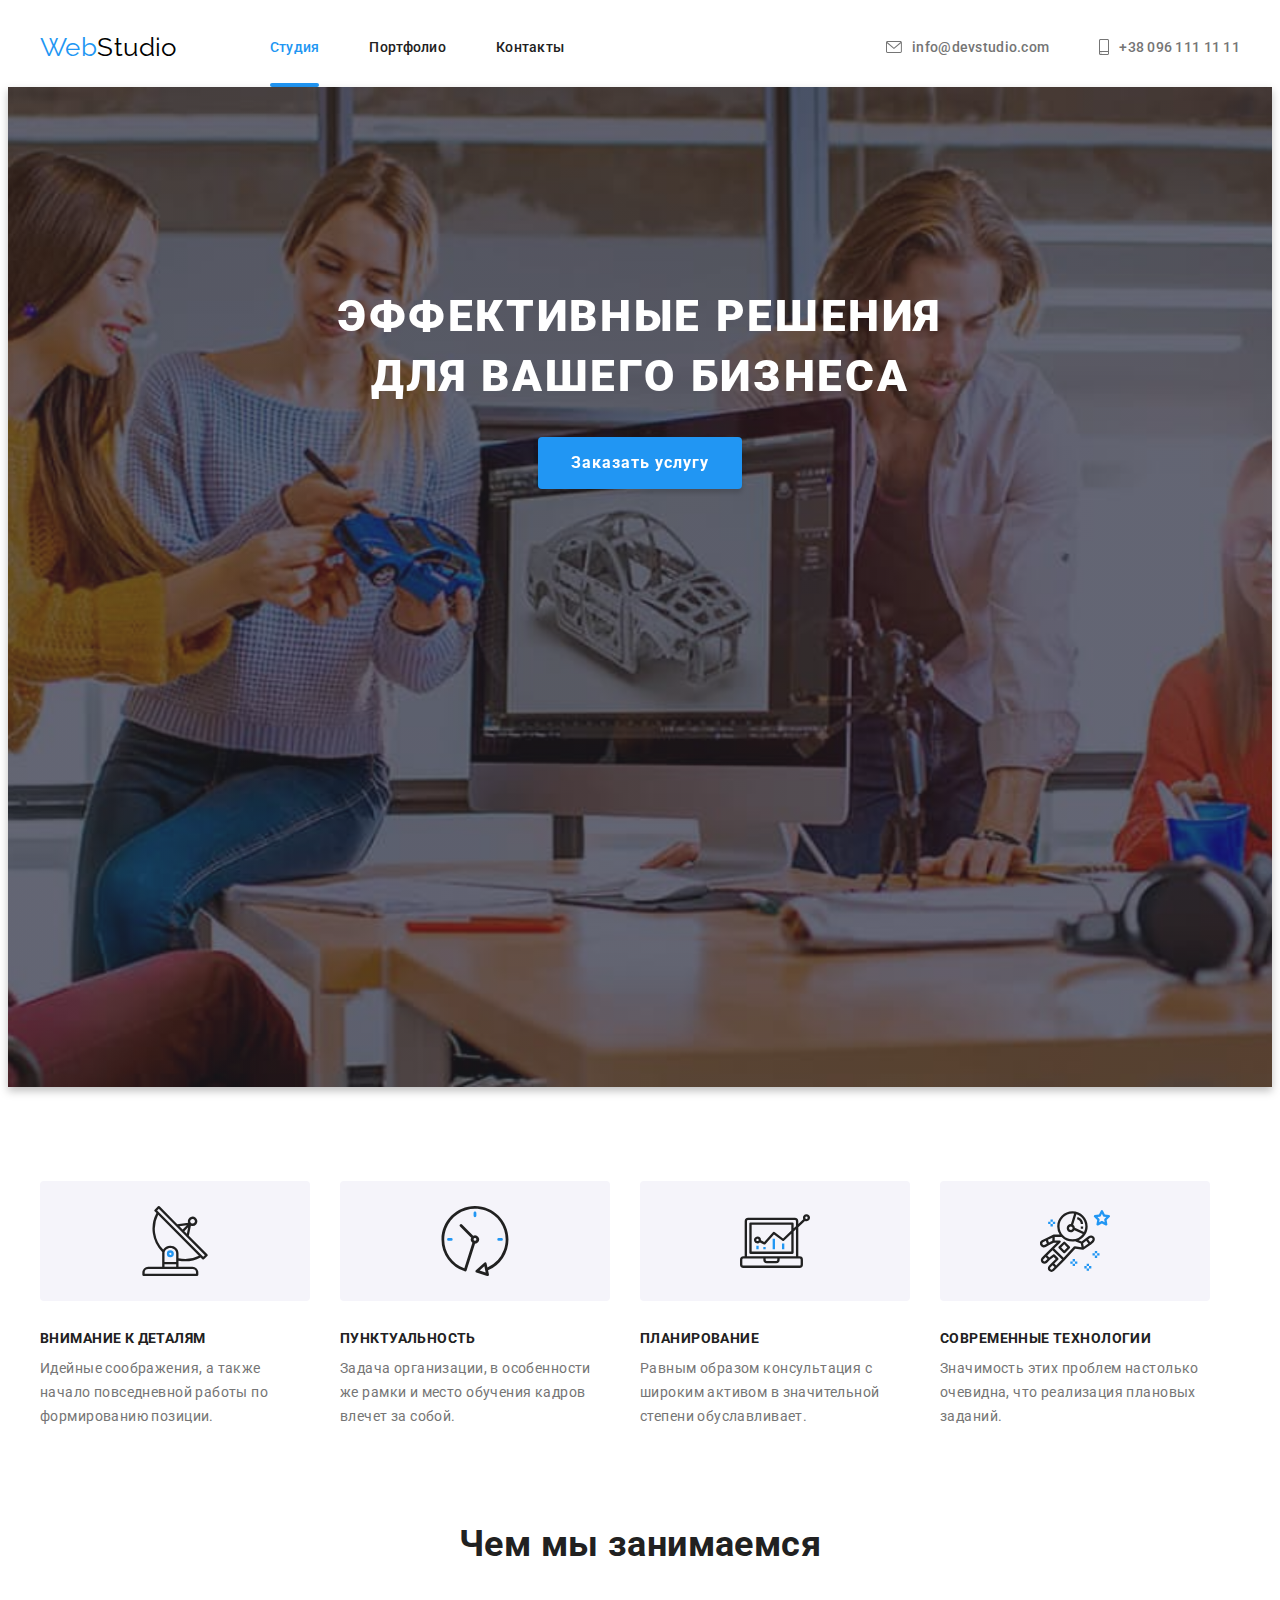
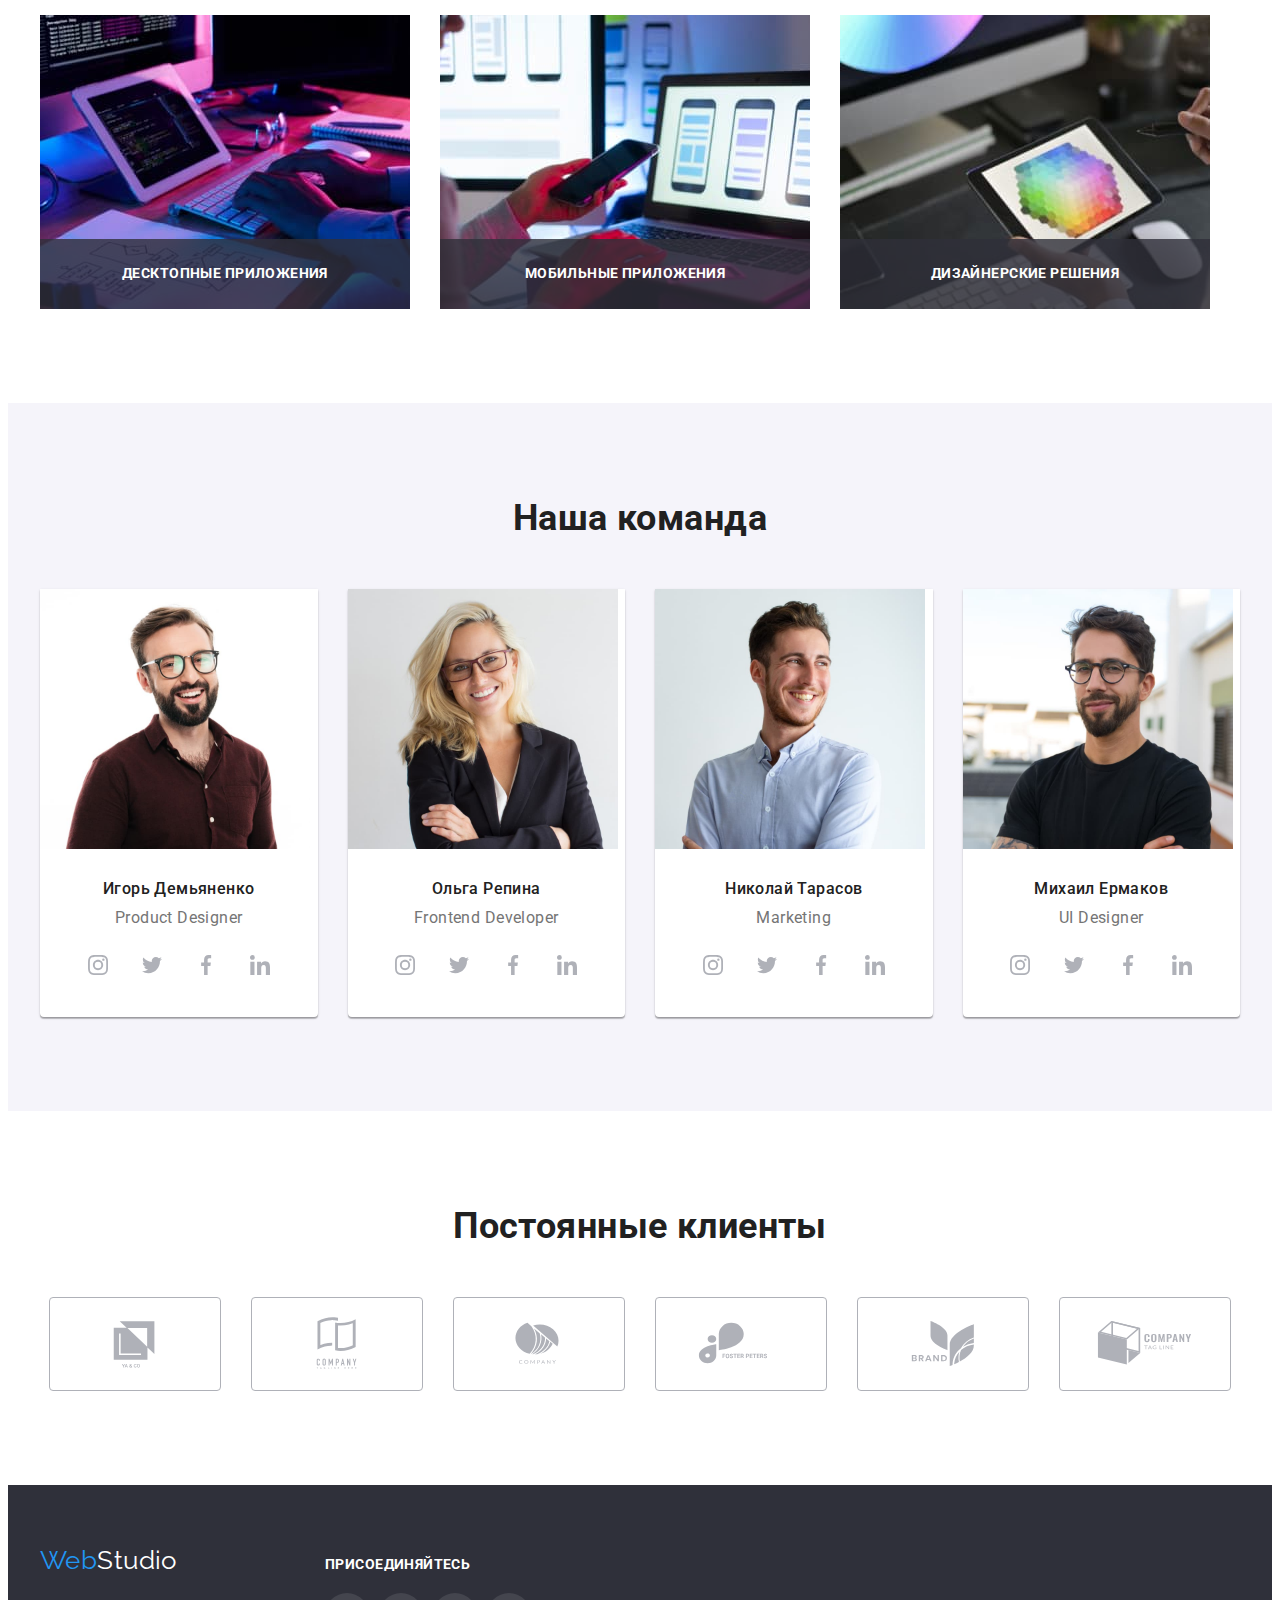
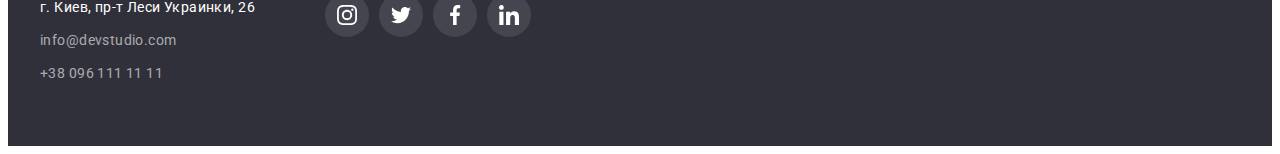
<file: index.html>
<!DOCTYPE html>
<html lang="ru">
  <head>
    <meta charset="UTF-8" />
    <meta http-equiv="X-UA-Compatible" content="IE=edge" />
    <meta name="viewport" content="width=device-width, initial-scale=1.0" />
    <title>WebStudio</title>
    <link rel="preconnect" href="https://fonts.googleapis.com" />
    <link rel="preconnect" href="https://fonts.gstatic.com" crossorigin />
    <link
      href="https://fonts.googleapis.com/css2?family=Raleway:wght@700&family=Roboto:wght@400;500;700;900&display=swap"
      rel="stylesheet"
    />
    <link
      rel="stylesheet"
      href="https://cdnjs.cloudflare.com/ajax/libs/modern-normalize/1.1.0/modern-normalize.min.css"
      integrity="sha512-wpPYUAdjBVSE4KJnH1VR1HeZfpl1ub8YT/NKx4PuQ5NmX2tKuGu6U/JRp5y+Y8XG2tV+wKQpNHVUX03MfMFn9Q=="
      crossorigin="anonymous"
      referrerpolicy="no-referrer"
    />
    <link rel="stylesheet" href="./css/styles.css" />
  </head>
  <body>
    <!-- Шапка -->
    <header class="header no-border">
      <div class="container main">
        <nav class="main-nav">
          <a href="./index.html" class="header-logo"><span class="logo-part">Web</span>Studio</a>
          <ul class="header-nav list">
            <li class="item"><a href="./index.html" class="link current">Студия</a></li>
            <li class="item"><a href="./portfolio.html" class="link">Портфолио</a></li>
            <li class="item"><a href="" class="link">Контакты</a></li>
          </ul>
        </nav>
        <ul class="header-contacts list">
          <li class="item">
            <a href="mailto:info@devstudio.com" class="link">
              <svg class="header-icon" width="16" height="12">
                <use href="./images/icons.svg#icon-envelope"></use></svg
              >info@devstudio.com</a
            >
          </li>
          <li class="item">
            <a href="tel:+380961111111" class="link"
              ><svg class="header-icon" width="10" height="16">
                <use href="./images/icons.svg#icon-smartphone"></use></svg
              >+38 096 111 11 11</a
            >
          </li>
        </ul>
      </div>
    </header>
    <main>
      <!-- Герой -->
      <section class="hero">
        <div class="container">
          <h1 class="hero-title">Эффективные решения для вашего бизнеса</h1>
          <button type="button" class="button-primary" data-modal-open>Заказать услугу</button>
        </div>
      </section>
      <!-- Преимущества -->
      <section class="section">
        <div class="container">
          <h2 class="visually-hidden">Преимущества</h2>
          <ul class="feature-list list">
            <li class="item">
              <div class="features-icon-box">
                <svg class="features-icon" width="70" height="70">
                  <use href="./images/icons.svg#icon-antenna"></use>
                </svg>
              </div>
              <h3 class="title">Внимание к деталям</h3>
              <p>
                Идейные соображения, а также начало повседневной работы по формированию позиции.
              </p>
            </li>
            <li class="item">
              <div class="features-icon-box">
                <svg class="features-icon" width="70" height="70">
                  <use href="./images/icons.svg#icon-clock"></use>
                </svg>
              </div>
              <h3 class="title">Пунктуальность</h3>
              <p>
                Задача организации, в особенности же рамки и место обучения кадров влечет за собой.
              </p>
            </li>
            <li class="item">
              <div class="features-icon-box">
                <svg class="features-icon" width="70" height="70">
                  <use href="./images/icons.svg#icon-diagram"></use>
                </svg>
              </div>
              <h3 class="title">Планирование</h3>
              <p>
                Равным образом консультация с широким активом в значительной степени обуславливает.
              </p>
            </li>
            <li class="item">
              <div class="features-icon-box">
                <svg class="features-icon" width="70" height="70">
                  <use href="./images/icons.svg#icon-astronaut"></use>
                </svg>
              </div>
              <h3 class="title">Современные технологии</h3>
              <p>Значимость этих проблем настолько очевидна, что реализация плановых заданий.</p>
            </li>
          </ul>
        </div>
      </section>
      <!-- Чем мы занимаемся -->
      <section class="section work">
        <div class="container">
          <h2 class="section-title">Чем мы занимаемся</h2>
          <ul class="work-list list">
            <li class="item">
              <div class="work-desc">
                <img src="./images/img1.jpg" alt="вёрстка" width="370" />
                <p class="work-desc-text">Десктопные приложения</p>
              </div>
            </li>
            <li class="item">
              <div class="work-desc">
                <img src="./images/img2.jpg" alt="дизайн" width="370" />
                <p class="work-desc-text">Мобильные приложения</p>
              </div>
            </li>
            <li class="item">
              <div class="work-desc">
                <img src="./images/img3.jpg" alt="внешнее оформление" width="370" />
                <p class="work-desc-text">Дизайнерские решения</p>
              </div>
            </li>
          </ul>
        </div>
      </section>
      <!-- Наша команда -->
      <section class="section team">
        <div class="container">
          <h2 class="section-title">Наша команда</h2>
          <ul class="team-list list">
            <li class="item">
              <img src="./images/photo1.jpg" alt="Игорь Демьяненко" width="270" />
              <div class="employee">
                <h3 class="title">Игорь Демьяненко</h3>
                <p>Product Designer</p>
                <ul class="sn-list list">
                  <li>
                    <a href="#" class="sn-link"
                      ><svg class="team-icon" width="20" height="20">
                        <use href="./images/icons.svg#icon-instagram"></use></svg
                    ></a>
                  </li>
                  <li>
                    <a href="#" class="sn-link"
                      ><svg class="team-icon" width="20" height="20">
                        <use href="./images/icons.svg#icon-twitter"></use></svg
                    ></a>
                  </li>
                  <li>
                    <a href="#" class="sn-link"
                      ><svg class="team-icon" width="20" height="20">
                        <use href="./images/icons.svg#icon-facebook"></use></svg
                    ></a>
                  </li>
                  <li>
                    <a href="#" class="sn-link"
                      ><svg class="team-icon" width="20" height="20">
                        <use href="./images/icons.svg#icon-linkedin"></use></svg
                    ></a>
                  </li>
                </ul>
              </div>
            </li>
            <li class="item">
              <img src="./images/photo2.jpg" alt="Ольга Репина" width="270" />
              <div class="employee">
                <h3 class="title">Ольга Репина</h3>
                <p>Frontend Developer</p>
                <ul class="sn-list list">
                  <li>
                    <a href="#" class="sn-link"
                      ><svg class="team-icon" width="20" height="20">
                        <use href="./images/icons.svg#icon-instagram"></use></svg
                    ></a>
                  </li>
                  <li>
                    <a href="#" class="sn-link"
                      ><svg class="team-icon" width="20" height="20">
                        <use href="./images/icons.svg#icon-twitter"></use></svg
                    ></a>
                  </li>
                  <li>
                    <a href="#" class="sn-link"
                      ><svg class="team-icon" width="20" height="20">
                        <use href="./images/icons.svg#icon-facebook"></use></svg
                    ></a>
                  </li>
                  <li>
                    <a href="#" class="sn-link"
                      ><svg class="team-icon" width="20" height="20">
                        <use href="./images/icons.svg#icon-linkedin"></use></svg
                    ></a>
                  </li>
                </ul>
              </div>
            </li>
            <li class="item">
              <img src="./images/photo3.jpg" alt="Николай Тарасов" width="270" />
              <div class="employee">
                <h3 class="title">Николай Тарасов</h3>
                <p>Marketing</p>
                <ul class="sn-list list">
                  <li>
                    <a href="#" class="sn-link"
                      ><svg class="team-icon" width="20" height="20">
                        <use href="./images/icons.svg#icon-instagram"></use></svg
                    ></a>
                  </li>
                  <li>
                    <a href="#" class="sn-link"
                      ><svg class="team-icon" width="20" height="20">
                        <use href="./images/icons.svg#icon-twitter"></use></svg
                    ></a>
                  </li>
                  <li>
                    <a href="#" class="sn-link"
                      ><svg class="team-icon" width="20" height="20">
                        <use href="./images/icons.svg#icon-facebook"></use></svg
                    ></a>
                  </li>
                  <li>
                    <a href="#" class="sn-link"
                      ><svg class="team-icon" width="20" height="20">
                        <use href="./images/icons.svg#icon-linkedin"></use></svg
                    ></a>
                  </li>
                </ul>
              </div>
            </li>
            <li class="item">
              <img src="./images/photo4.jpg" alt="Михаил Ермаков" width="270" />
              <div class="employee">
                <h3 class="title">Михаил Ермаков</h3>
                <p>UI Designer</p>
                <ul class="sn-list list">
                  <li>
                    <a href="#" class="sn-link"
                      ><svg class="team-icon" width="20" height="20">
                        <use href="./images/icons.svg#icon-instagram"></use></svg
                    ></a>
                  </li>
                  <li>
                    <a href="#" class="sn-link"
                      ><svg class="team-icon" width="20" height="20">
                        <use href="./images/icons.svg#icon-twitter"></use></svg
                    ></a>
                  </li>
                  <li>
                    <a href="#" class="sn-link"
                      ><svg class="team-icon" width="20" height="20">
                        <use href="./images/icons.svg#icon-facebook"></use></svg
                    ></a>
                  </li>
                  <li>
                    <a href="#" class="sn-link"
                      ><svg class="team-icon" width="20" height="20">
                        <use href="./images/icons.svg#icon-linkedin"></use></svg
                    ></a>
                  </li>
                </ul>
              </div>
            </li>
          </ul>
        </div>
      </section>
      <section class="section">
        <div class="container">
          <h2 class="section-title">Постоянные клиенты</h2>
          <ul class="clients-list list">
            <li class="clients-list-item">
              <a href="#" class="clients-link"
                ><svg class="clients-icon" width="106" height="60">
                  <use href="./images/icons.svg#icon-client1"></use></svg
              ></a>
            </li>
            <li class="clients-list-item">
              <a href="#" class="clients-link"
                ><svg class="clients-icon" width="106" height="60">
                  <use href="./images/icons.svg#icon-client2"></use></svg
              ></a>
            </li>
            <li class="clients-list-item">
              <a href="#" class="clients-link"
                ><svg class="clients-icon" width="106" height="60">
                  <use href="./images/icons.svg#icon-client3"></use></svg
              ></a>
            </li>
            <li class="clients-list-item">
              <a href="#" class="clients-link"
                ><svg class="clients-icon" width="106" height="60">
                  <use href="./images/icons.svg#icon-client4"></use></svg
              ></a>
            </li>
            <li class="clients-list-item">
              <a href="#" class="clients-link"
                ><svg class="clients-icon" width="106" height="60">
                  <use href="./images/icons.svg#icon-client5"></use></svg
              ></a>
            </li>
            <li class="clients-list-item">
              <a href="#" class="clients-link"
                ><svg class="clients-icon" width="106" height="60">
                  <use href="./images/icons.svg#icon-client6"></use></svg
              ></a>
            </li>
          </ul>
        </div>
      </section>
    </main>
    <!-- Подвал -->
    <footer class="footer">
      <div class="container footer-full">
        <div>
          <a href="./index.html" class="footer-logo"><span class="logo-part">Web</span>Studio</a>
          <address class="address">
            <ul class="list">
              <li class="item">
                <a
                  href="https://goo.gl/maps/SSPjzbEgwxRzzAgQ6"
                  target="_blank"
                  rel="noopener noreferrer nofollow"
                  class="address-map"
                  >г. Киев, пр-т Леси Украинки, 26</a
                >
              </li>
              <li class="item">
                <a href="mailto:info@devstudio.com" class="footer-contacts">info@devstudio.com</a>
              </li>
              <li class="item">
                <a href="tel:+380961111111" class="footer-contacts">+38 096 111 11 11</a>
              </li>
            </ul>
          </address>
        </div>

        <div class="join">
          <b class="join-title">Присоединяйтесь</b>
          <ul class="join-list list">
            <li>
              <a href="#" class="join-link"
                ><svg class="join-icon" width="20" height="20">
                  <use href="./images/icons.svg#icon-instagram"></use></svg
              ></a>
            </li>
            <li>
              <a href="#" class="join-link"
                ><svg class="join-icon" width="20" height="20">
                  <use href="./images/icons.svg#icon-twitter"></use></svg
              ></a>
            </li>
            <li>
              <a href="#" class="join-link"
                ><svg class="join-icon" width="20" height="20">
                  <use href="./images/icons.svg#icon-facebook"></use></svg
              ></a>
            </li>
            <li>
              <a href="#" class="join-link"
                ><svg class="join-icon" width="20" height="20">
                  <use href="./images/icons.svg#icon-linkedin"></use></svg
              ></a>
            </li>
          </ul>
        </div>
      </div>
    </footer>
    <div class="backdrop is-hidden" data-modal>
      <div class="modal">
        <button type="button" class="modal-close" data-modal-close><svg width="18" height="18">
          <use href="./images/icons.svg#icon-close"></use>
        </svg></button>
      </div>
    </div>
    <script src="./js/modal.js"></script>
  </body>
</html>
</file>
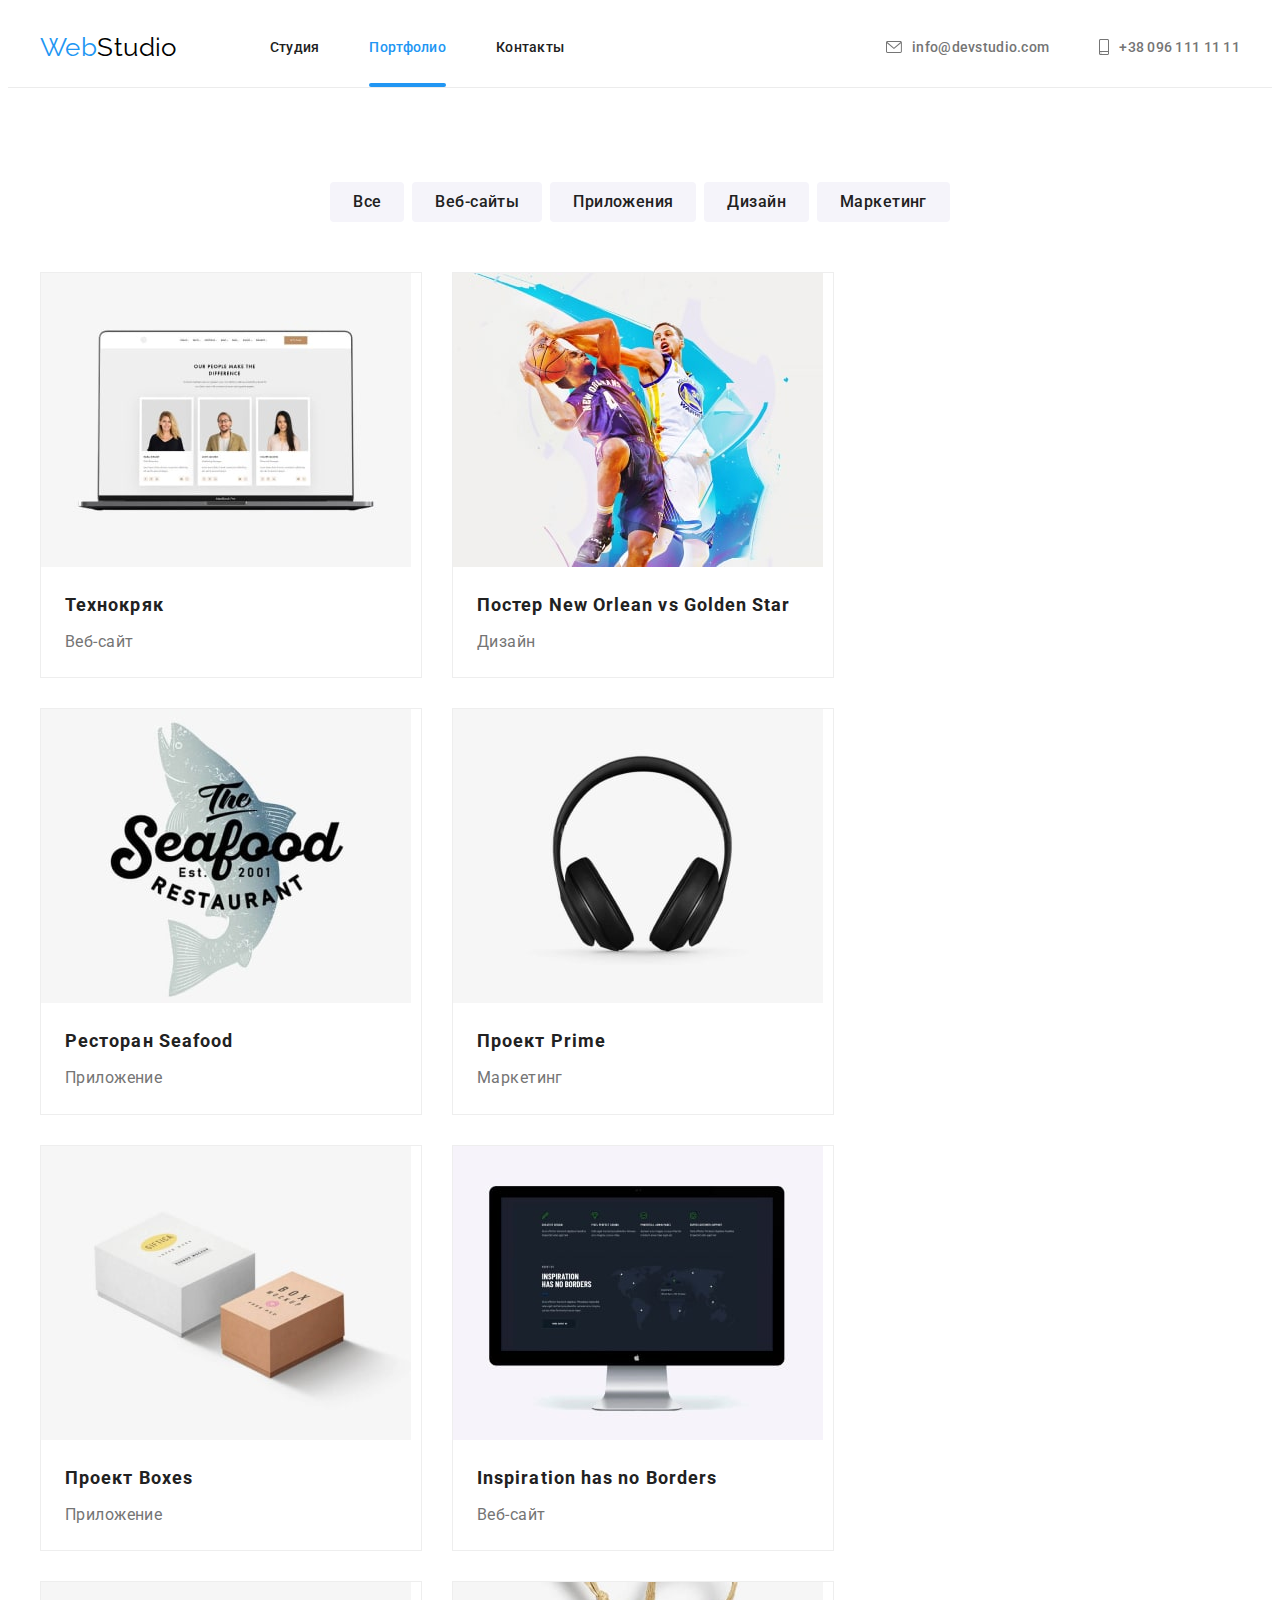
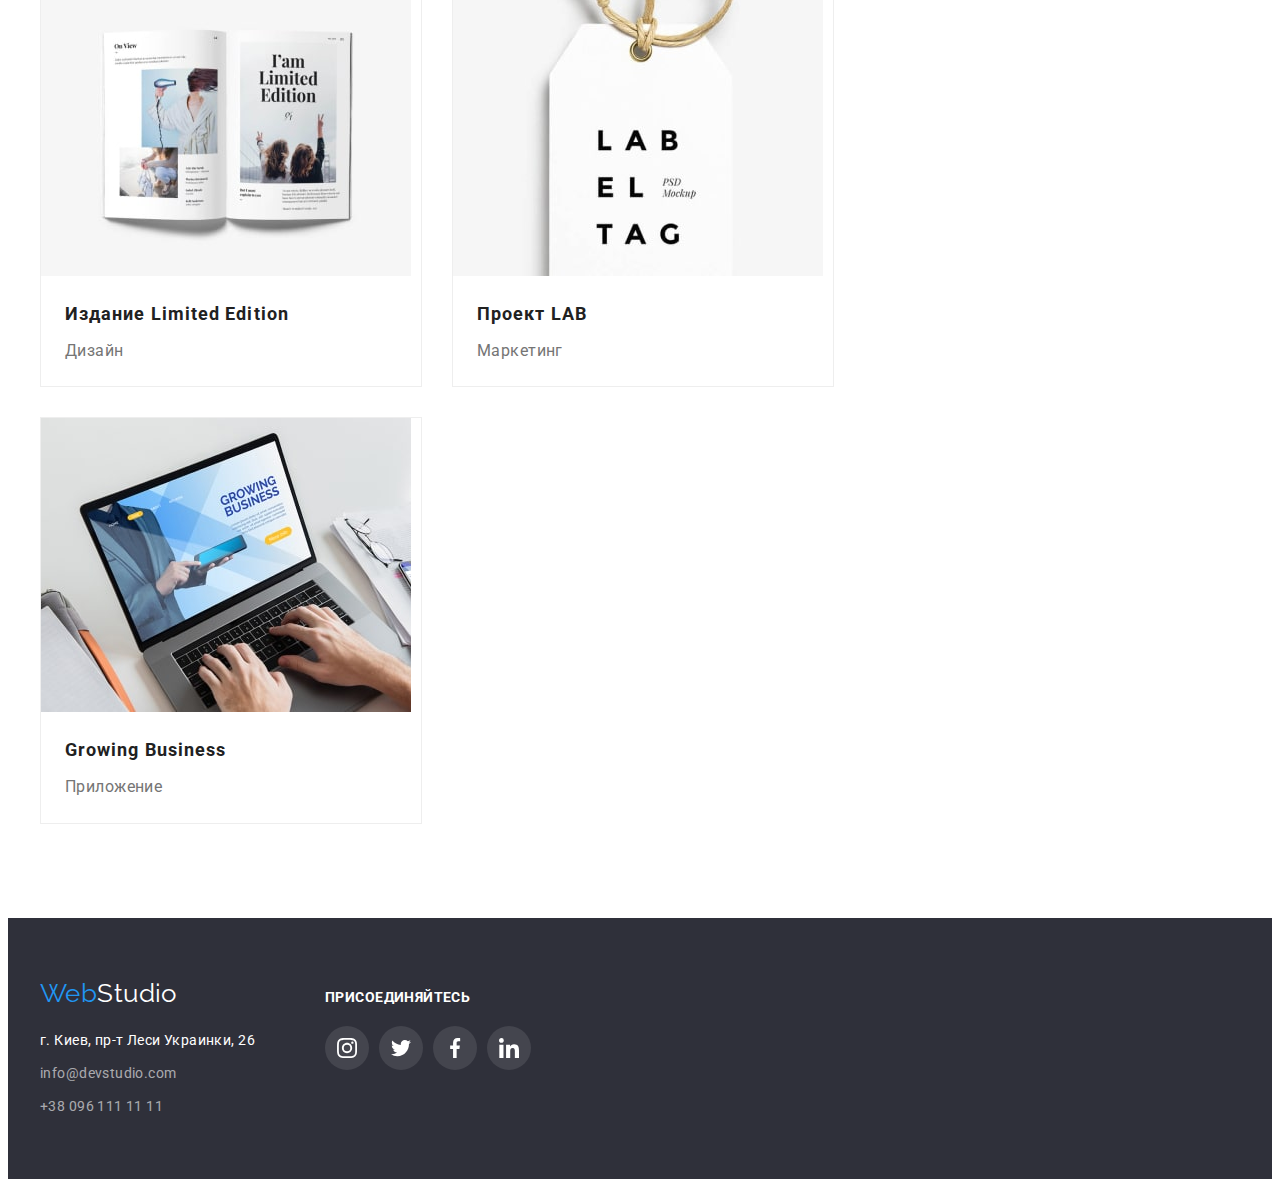
<file: portfolio.html>
<!DOCTYPE html>
<html lang="ru">
  <head>
    <meta charset="UTF-8" />
    <meta http-equiv="X-UA-Compatible" content="IE=edge" />
    <meta name="viewport" content="width=device-width, initial-scale=1.0" />
    <title>WebStudio</title>
    <link rel="preconnect" href="https://fonts.googleapis.com" />
    <link rel="preconnect" href="https://fonts.gstatic.com" crossorigin />
    <link
      href="https://fonts.googleapis.com/css2?family=Raleway:wght@700&family=Roboto:wght@400;500;700;900&display=swap"
      rel="stylesheet"
    />
    <link
      rel="stylesheet"
      href="https://cdnjs.cloudflare.com/ajax/libs/modern-normalize/1.1.0/modern-normalize.min.css"
      integrity="sha512-wpPYUAdjBVSE4KJnH1VR1HeZfpl1ub8YT/NKx4PuQ5NmX2tKuGu6U/JRp5y+Y8XG2tV+wKQpNHVUX03MfMFn9Q=="
      crossorigin="anonymous"
      referrerpolicy="no-referrer"
    />
    <link rel="stylesheet" href="./css/styles.css" />
  </head>
  <body>
    <!-- Шапка -->
    <header class="header">
      <div class="container main">
        <nav class="main-nav">
          <a href="./index.html" class="header-logo"><span class="logo-part">Web</span>Studio</a>
          <ul class="header-nav list">
            <li class="item"><a href="./index.html" class="link">Студия</a></li>
            <li class="item"><a href="./portfolio.html" class="link current">Портфолио</a></li>
            <li class="item"><a href="" class="link">Контакты</a></li>
          </ul>
        </nav>
        <ul class="header-contacts list">
          <li class="item">
            <a href="mailto:info@devstudio.com" class="link">
              <svg class="header-icon" width="16" height="12">
                <use href="./images/icons.svg#icon-envelope"></use></svg
              >info@devstudio.com</a
            >
          </li>
          <li class="item">
            <a href="tel:+380961111111" class="link"
              ><svg class="header-icon" width="10" height="16">
                <use href="./images/icons.svg#icon-smartphone"></use></svg
              >+38 096 111 11 11</a
            >
          </li>
        </ul>
      </div>
    </header>
    <main>
      <!-- Примеры работ -->
      <section class="portfolio section">
        <div class="container">
          <h1 class="visually-hidden">Наши проекты</h1>
          <ul class="buttons-list list">
            <li class="item"><button type="button" class="button-secondary">Все</button></li>
            <li class="item"><button type="button" class="button-secondary">Веб-сайты</button></li>
            <li class="item"><button type="button" class="button-secondary">Приложения</button></li>
            <li class="item"><button type="button" class="button-secondary">Дизайн</button></li>
            <li class="item"><button type="button" class="button-secondary">Маркетинг</button></li>
          </ul>
          <ul class="portfolio-list list">
            <li class="exapmles">
              <a href="#" class="examples-link">
                <div class="example-description">
                  <img src="./images/example1.jpg" alt="Технокряк" width="370" />
                  <p class="overlay">
                    Ресурс предлагает комплексные предложения с разным уровнем функционала и
                    сервисов. Все это позволит посетителю получить исчерпывающие сведения<br />
                    о компании или частном лице.
                  </p>
                </div>
                <div class="work-example">
                  <h2 class="portfolio-title">Технокряк</h2>
                  <p class="portfolio-text">Веб-сайт</p>
                </div>
              </a>
            </li>
            <li class="exapmles">
              <a href="#" class="examples-link">
                <div class="example-description">
                  <img
                    src="./images/example2.jpg"
                    alt="Постер New Orlean vs Golden Star"
                    width="370"
                  />
                  <p class="overlay">
                    Ресурс предлагает комплексные предложения с разным уровнем функционала и
                    сервисов. Все это позволит посетителю получить исчерпывающие сведения<br />
                    о компании или частном лице.
                  </p>
                </div>
                <div class="work-example">
                  <h2 class="portfolio-title">Постер New Orlean vs Golden Star</h2>
                  <p class="portfolio-text">Дизайн</p>
                </div>
              </a>
            </li>
            <li class="exapmles">
              <a href="#" class="examples-link">
                <div class="example-description">
                  <img src="./images/example3.jpg" alt="Ресторан Seafood" width="370" />
                  <p class="overlay">
                    Ресурс предлагает комплексные предложения с разным уровнем функционала и
                    сервисов. Все это позволит посетителю получить исчерпывающие сведения<br />
                    о компании или частном лице.
                  </p>
                </div>
                <div class="work-example">
                  <h2 class="portfolio-title">Ресторан Seafood</h2>
                  <p class="portfolio-text">Приложение</p>
                </div>
              </a>
            </li>
            <li class="exapmles">
              <a href="#" class="examples-link">
                <div class="example-description">
                  <img src="./images/example4.jpg" alt="Проект Prime" width="370" />
                  <p class="overlay">
                    Ресурс предлагает комплексные предложения с разным уровнем функционала и
                    сервисов. Все это позволит посетителю получить исчерпывающие сведения<br />
                    о компании или частном лице.
                  </p>
                </div>
                <div class="work-example">
                  <h2 class="portfolio-title">Проект Prime</h2>
                  <p class="portfolio-text">Маркетинг</p>
                </div>
              </a>
            </li>
            <li class="exapmles">
              <a href="#" class="examples-link">
                <div class="example-description">
                  <img src="./images/example5.jpg" alt="Проект Boxes" width="370" />
                  <p class="overlay">
                    Ресурс предлагает комплексные предложения с разным уровнем функционала и
                    сервисов. Все это позволит посетителю получить исчерпывающие сведения<br />
                    о компании или частном лице.
                  </p>
                </div>
                <div class="work-example">
                  <h2 class="portfolio-title">Проект Boxes</h2>
                  <p class="portfolio-text">Приложение</p>
                </div>
              </a>
            </li>
            <li class="exapmles">
              <a href="#" class="examples-link">
                <div class="example-description">
                  <img src="./images/example6.jpg" alt="Inspiration has no Borders" width="370" />
                  <p class="overlay">
                    Ресурс предлагает комплексные предложения с разным уровнем функционала и
                    сервисов. Все это позволит посетителю получить исчерпывающие сведения<br />
                    о компании или частном лице.
                  </p>
                </div>
                <div class="work-example">
                  <h2 class="portfolio-title">Inspiration has no Borders</h2>
                  <p class="portfolio-text">Веб-сайт</p>
                </div>
              </a>
            </li>
            <li class="exapmles">
              <a href="#" class="examples-link">
                <div class="example-description">
                  <img src="./images/example7.jpg" alt="Издание Limited Edition" width="370" />
                  <p class="overlay">
                    Ресурс предлагает комплексные предложения с разным уровнем функционала и
                    сервисов. Все это позволит посетителю получить исчерпывающие сведения<br />
                    о компании или частном лице.
                  </p>
                </div>
                <div class="work-example">
                  <h2 class="portfolio-title">Издание Limited Edition</h2>
                  <p class="portfolio-text">Дизайн</p>
                </div>
              </a>
            </li>
            <li class="exapmles">
              <a href="#" class="examples-link">
                <div class="example-description">
                  <img src="./images/example8.jpg" alt="Проект LAB" width="370" />
                  <p class="overlay">
                    Ресурс предлагает комплексные предложения с разным уровнем функционала и
                    сервисов. Все это позволит посетителю получить исчерпывающие сведения<br />
                    о компании или частном лице.
                  </p>
                </div>
                <div class="work-example">
                  <h2 class="portfolio-title">Проект LAB</h2>
                  <p class="portfolio-text">Маркетинг</p>
                </div>
              </a>
            </li>
            <li class="exapmles">
              <a href="#" class="examples-link">
                <div class="example-description">
                  <img src="./images/example9.jpg" alt="Growing Business" width="370" />
                  <p class="overlay">
                    Ресурс предлагает комплексные предложения с разным уровнем функционала и
                    сервисов. Все это позволит посетителю получить исчерпывающие сведения<br />
                    о компании или частном лице.
                  </p>
                </div>
                <div class="work-example">
                  <h2 class="portfolio-title">Growing Business</h2>
                  <p class="portfolio-text">Приложение</p>
                </div>
              </a>
            </li>
          </ul>
        </div>
      </section>
    </main>
    <!-- Подвал -->
    <footer class="footer">
      <div class="container footer-full">
        <div>
          <a href="./index.html" class="footer-logo"><span class="logo-part">Web</span>Studio</a>
          <address class="address">
            <ul class="list">
              <li class="item">
                <a
                  href="https://goo.gl/maps/SSPjzbEgwxRzzAgQ6"
                  target="_blank"
                  rel="noopener noreferrer nofollow"
                  class="address-map"
                  >г. Киев, пр-т Леси Украинки, 26</a
                >
              </li>
              <li class="item">
                <a href="mailto:info@devstudio.com" class="footer-contacts">info@devstudio.com</a>
              </li>
              <li class="item">
                <a href="tel:+380961111111" class="footer-contacts">+38 096 111 11 11</a>
              </li>
            </ul>
          </address>
        </div>

        <div class="join">
          <b class="join-title">Присоединяйтесь</b>
          <ul class="join-list list">
            <li>
              <a href="#" class="join-link"
                ><svg class="join-icon" width="20" height="20">
                  <use href="./images/icons.svg#icon-instagram"></use></svg
              ></a>
            </li>
            <li>
              <a href="#" class="join-link"
                ><svg class="join-icon" width="20" height="20">
                  <use href="./images/icons.svg#icon-twitter"></use></svg
              ></a>
            </li>
            <li>
              <a href="#" class="join-link"
                ><svg class="join-icon" width="20" height="20">
                  <use href="./images/icons.svg#icon-facebook"></use></svg
              ></a>
            </li>
            <li>
              <a href="#" class="join-link"
                ><svg class="join-icon" width="20" height="20">
                  <use href="./images/icons.svg#icon-linkedin"></use></svg
              ></a>
            </li>
          </ul>
        </div>
      </div>
    </footer>
  </body>
</html>
</file>
<file: css/styles.css>
/* 
цвет заголовков #212121
цвет текста #757575 
цвет акцента #2196F3
футер бекграунд #2F303A
футер контакты rgba(255, 255, 255, 0.6)
команда бекграунд #F5F4FA


/* #EEEEEE
#000000
#F5F4FA
rgba(255, 255, 255, 0.6)
#2F303A
#ECECEC */

:root {
  --primary-text-color: #757575;
  --title-text-color: #212121;
  --accent-color: #2196f3;
  --primary-white-color: #ffffff;
  --primary-black-color: #000000;
  --secondary-bg-color: #f5f4fa;
  --footer-bg-color: #2f303a;
  --main-btn-hover-color: #188ce8;
  --footer-contacts-color: rgba(255, 255, 255, 0.6);
  --examples-border-color: #eeeeee;
  --header-border-color: #ececec;
  --main-font-family: 'Roboto', sans-serif;
  --secindary-font-family: 'Raleway', sans-serif;
  --icon-color: #afb1b8;
  --duration: cubic-bezier(0.4, 0, 0.2, 1);
  --timing-function: 250ms;
}

p,
h1,
h2,
h3,
h4,
h5,
h6 {
  margin: 0;
}

ul {
  margin: 0;
  padding-left: 0;
}

img {
  display: block;
  max-width: 100%;
  height: auto;
}

body {
  background-color: var(--primary-white-color);
  color: var(--primary-text-color);

  font-family: var(--main-font-family);
  font-size: 14px;
  letter-spacing: 0.03em;
}

.list {
  list-style: none;
}

.link {
  text-decoration: none;
}

.container {
  width: 1200px;
  padding-left: 15px;
  padding-right: 15px;
  margin: 0 auto;

  /* outline: 2px solid yellow; */
}
/* .link {
  display: inline-block;
  padding: 16px 32px;

  border-radius: 3px;
  background-color: teal;
  color: white;

  font-family: sans-serif;
  font-size: 14px;
  text-decoration: none;
  text-transform: uppercase;
  font-weight: 700;
} */

/* Header */

.header {
  padding-top: 24px;
  padding-bottom: 24px;
  border-bottom: 1px solid var(--header-border-color);
}

.no-border {
  border: none;
}

.main {
  display: flex;
  align-items: center;
}

.main-nav {
  display: flex;
}

/* Logo */

.header-logo {
  margin-right: 93px;

  color: var(--primary-black-color);
  text-decoration: none;
  font-family: var(--secindary-font-family);
  font-size: 26px;
  line-height: 1.19;
}

.logo-part {
  color: var(--accent-color);
}

/* Navigation */

.header-nav {
  display: flex;
  align-items: center;
}

/* .header-nav .item {
  outline: 1px solid red;
} */

.header-nav .item + .item {
  margin-left: 50px;
}

.header-nav .link {
  padding-top: 32px;
  padding-bottom: 32px;
  /* padding-left: 2px;
  padding-right: 2px; */

  color: var(--title-text-color);
  font-weight: 500;
  font-size: 14px;
  line-height: 1.14;
  letter-spacing: 0.02em;

  transition: color var(--duration) var(--timing-function);
}

.header-nav .link:hover,
.header-nav .link:focus {
  color: var(--accent-color);
}

.header-nav .link.current {
  position: relative;
  color: var(--accent-color);
}

.header-nav .link.current::after {
  position: absolute;
  bottom: 0px;
  left: 0;
  content: '';

  width: 100%;
  height: 4px;

  background-color: var(--accent-color);
  border-radius: 2px;
}

/*  Header contacts */

.header-contacts {
  display: flex;
  align-items: center;
  margin-left: auto;
}

.header-contacts .item + .item {
  margin-left: 50px;
}

.header-contacts .link {
  display: flex;
  align-items: center;
  justify-content: center;

  gap: 10px;

  color: var(--primary-text-color);
  font-weight: 500;
  font-size: 14px;
  line-height: 1.14px;
  letter-spacing: 0.02em;

  transition: color var(--duration) var(--timing-function);
}

.header-contacts .link:hover,
.header-contacts .link:focus {
  color: var(--accent-color);
}

.header-icon {
  fill: var(--primary-text-color);
  transition: fill var(--duration) var(--timing-function);
}

.header-contacts .link:hover .header-icon {
  fill: var(--accent-color);
}

/* Hero */

.hero {
  text-align: center;
  padding-top: 200px;
  padding-bottom: 200px;
  background-color: #c4c4c4;
  background-image: linear-gradient(to right, rgba(47, 48, 58, 0.4), rgba(47, 48, 58, 0.4)),
    url(../images/hero-bg-img.jpg);
  height: 600px;
  max-width: 1600px;
  margin: 0 auto;
  filter: drop-shadow(0px 4px 4px rgba(0, 0, 0, 0.25));
  background-repeat: no-repeat;
  background-size: cover;
  background-position: center;
}

.hero-title {
  color: var(--primary-white-color);
  font-weight: 900;
  font-size: 44px;
  line-height: 1.36;
  letter-spacing: 0.06em;
  text-transform: uppercase;
  max-width: 696px;
  margin: 0 auto 30px;
}

/* Buttons */

button {
  font-size: 16px;
  font-family: inherit;
  border: 1px solid transparent;
  border-radius: 4px;

  cursor: pointer;
}

.button-primary {
  font-weight: 700;
  line-height: 1.9;
  letter-spacing: 0.06em;
  background-color: var(--accent-color);
  color: var(--primary-white-color);
  padding: 10px 32px;
  box-shadow: 0px 4px 4px rgba(0, 0, 0, 0.15);

  transition: background-color var(--duration) var(--timing-function);
}

.button-primary:hover,
.button-primary:focus {
  background-color: var(--main-btn-hover-color);
}

.button-secondary {
  font-weight: 500;
  line-height: 1.62;
  letter-spacing: inherit;
  background-color: var(--secondary-bg-color);
  color: var(--title-text-color);
  padding: 6px 22px;

  transition: box-shadow var(--duration) var(--timing-function),
    background-color var(--duration) var(--timing-function),
    color var(--duration) var(--timing-function);
}

.button-secondary:hover,
.button-secondary:focus {
  background-color: var(--accent-color);
  color: var(--primary-white-color);
  box-shadow: 0px 3px 1px rgba(0, 0, 0, 0.1), 0px 1px 2px rgba(0, 0, 0, 0.08),
    0px 2px 2px rgba(0, 0, 0, 0.12);
}

/* Features */

.section {
  padding-top: 94px;
  padding-bottom: 94px;
}

.visually-hidden {
  position: absolute;
  white-space: nowrap;
  width: 1px;
  height: 1px;
  overflow: hidden;
  border: 0;
  padding: 0;
  clip: rect(0 0 0 0);
  clip-path: inset(50%);
  margin: -1px;
}

.feature-list {
  display: flex;
}

.feature-list .item {
  max-width: 270px;
}

.features-icon-box {
  display: flex;
  justify-content: center;
  align-items: center;

  width: 270px;
  height: 120px;
  margin-bottom: 30px;

  background-color: var(--secondary-bg-color);
  border-radius: 4px;
}

.feature-list .item + .item {
  margin-left: 30px;
}

.section-title {
  color: var(--title-text-color);
  font-size: 36px;
  line-height: 1.17;
  text-align: center;
  margin-bottom: 50px;
}

.feature-list .title {
  color: var(--title-text-color);
  font-size: 14px;
  line-height: 1.14;
  text-transform: uppercase;
  margin-bottom: 10px;
}

.feature-list p {
  line-height: 1.71;
}

/* Work */

.section.work {
  padding-top: 0;
}

.work-list {
  display: flex;
  column-gap: 30px;
}

.work-desc {
  position: relative;
}

.work-desc-text {
  position: absolute;
  bottom: 0;

  display: flex;
  width: 100%;
  height: 70px;
  align-items: center;
  justify-content: center;

  background-color: rgba(47, 48, 58, 0.8);
  font-weight: 700;
  line-height: 1.14;
  text-transform: uppercase;
  color: var(--primary-white-color);
}

/* .work-list .item + .item {
  margin-left: 30px;
} */

/* Team */

.section.team {
  background-color: var(--secondary-bg-color);
}

.team-list {
  display: flex;
  column-gap: 30px;
}

/* .team-list .item + .item {
  margin-left: 30px;
} */

.section.team li.item {
  width: calc((100% - 90px) / 4);
  background-color: var(--primary-white-color);
  font-size: 16px;
  line-height: 1.19;
  text-align: center;
  box-shadow: 0px 1px 3px rgba(0, 0, 0, 0.12), 0px 1px 1px rgba(0, 0, 0, 0.14),
    0px 2px 1px rgba(0, 0, 0, 0.2);
  border-radius: 0px 0px 4px 4px;
}

.team-list .title {
  color: var(--title-text-color);
  font-weight: 500;
  font-size: 16px;
  line-height: 1.19;
  margin-bottom: 10px;
}

.employee {
  padding-top: 30px;
  padding-bottom: 30px;
}

.sn-list {
  display: flex;
  column-gap: 10px;
  margin-top: 16px;
  justify-content: center;
}

.sn-link {
  display: flex;
  align-items: center;
  justify-content: center;

  width: 44px;
  height: 44px;

  border-radius: 50%;
  background-color: var(--primary-white-color);
  color: var(--icon-color);

  transition: color var(--duration) var(--timing-function),
    background-color var(--duration) var(--timing-function);
}

.sn-link:hover,
.sn-link:focus {
  background-color: var(--accent-color);
  color: var(--primary-white-color);
}

.team-icon {
  fill: currentColor;
}

/* Clients */

.clients-list {
  display: flex;
  gap: 30px;
  justify-content: center;
}

.clients-link {
  display: flex;
  width: 170px;
  height: 92px;
  border: 1px solid var(--icon-color);
  border-radius: 4px;
  align-items: center;
  justify-content: center;
  color: var(--icon-color);

  transition: color var(--duration) var(--timing-function),
    border-color var(--duration) var(--timing-function);
}

.clients-icon {
  fill: currentColor;
}

.clients-link:hover,
.clients-link:focus {
  border-color: var(--accent-color);
  color: var(--accent-color);
}

/* Footer */

.footer {
  background-color: var(--footer-bg-color);
  padding-top: 60px;
  padding-bottom: 60px;
}

.footer-full {
  display: flex;
  gap: 70px;
  align-items: baseline;
}

.footer-logo {
  display: inline-block;
  color: var(--primary-white-color);
  text-decoration: none;

  font-family: var(--secindary-font-family);
  font-size: 26px;
  line-height: 1.19;
  margin-bottom: 20px;
}

.address a {
  display: inline-block;
  text-decoration: none;
  font-style: normal;
  font-weight: 400;
  font-size: 14px;
  line-height: 1.71;
}

.address .item + .item {
  margin-top: 9px;
}

.address-map {
  color: var(--primary-white-color);
  transition: color var(--duration) var(--timing-function);
}

.footer-contacts {
  color: var(--footer-contacts-color);
  transition: color var(--duration) var(--timing-function);
}

.address-map:hover,
.address-map:focus,
.footer-contacts:hover,
.footer-contacts:focus {
  color: var(--accent-color);
}

.join-title {
  display: block;
  line-height: 1.14;
  text-transform: uppercase;
  color: var(--primary-white-color);
  margin-bottom: 20px;
}

.join-list {
  display: flex;
  gap: 10px;
}

.join-link {
  display: flex;
  align-items: center;
  justify-content: center;

  width: 44px;
  height: 44px;

  border-radius: 50%;
  background-color: rgba(255, 255, 255, 0.1);

  transition: background-color var(--duration) var(--timing-function);
}

.join-link:hover,
.join-link:focus {
  background-color: var(--accent-color);
}

.join-icon {
  fill: var(--primary-white-color);
}

/* Portfolio */

.portfolio a {
  text-decoration: none;
}

.buttons-list {
  display: flex;
  margin-bottom: 50px;
  justify-content: center;
}

.buttons-list .item + .item {
  margin-left: 8px;
}

.portfolio-list {
  display: flex;
  flex-wrap: wrap;
  gap: 30px;
}

.exapmles {
  width: calc((100% - 60px) / 3);
  border: 1px solid var(--examples-border-color);
}

.examples-link {
  display: block;
  transition: box-shadow var(--duration) var(--timing-function);
}

.example-description {
  position: relative;
  overflow: hidden;
}

.overlay {
  position: absolute;
  top: 0;
  left: 0;

  display: flex;
  align-items: center;
  width: 100%;
  height: 100%;
  padding: 0 24px;

  background-color: rgba(33, 150, 243, 0.9);
  color: var(--primary-white-color);
  font-size: 18px;
  line-height: 1.56;

  transform: translateY(101%);
  transition: transform var(--duration) var(--timing-function);
}

.examples-link:hover .overlay,
.examples-link:focus .overlay {
  transform: translateY(0);
}

.examples-link:hover,
.examples-link:focus {
  box-shadow: 0px 1px 1px rgba(0, 0, 0, 0.12), 0px 4px 4px rgba(0, 0, 0, 0.06),
    1px 4px 6px rgba(0, 0, 0, 0.16);
}

.work-example {
  padding: 20px 24px;
}

.portfolio-title {
  color: var(--title-text-color);
  font-size: 18px;
  line-height: 2;
  letter-spacing: 0.06em;
  margin-bottom: 4px;
}

.portfolio-text {
  color: var(--primary-text-color);
  font-size: 16px;
  line-height: 1.9;
}

.backdrop {
  position: fixed;
  width: 100%;
  height: 100%;
  top: 0;
  background-color: rgba(0, 0, 0, 0.2);

  transition: opacity var(--duration) var(--timing-function),
    visibility var(--duration) var(--timing-function), scale var(--duration) var(--timing-function);
}

.modal {
  position: absolute;
  width: 528px;
  min-height: 581px;
  top: 50%;
  left: 50%;

  transform: translate(-50%, -50%) scale(1) rotate(0);
  transition: transform var(--duration) var(--timing-function);

  background-color: var(--primary-white-color);
  box-shadow: 0px 1px 3px rgba(0, 0, 0, 0.12), 0px 1px 1px rgba(0, 0, 0, 0.14),
    0px 2px 1px rgba(0, 0, 0, 0.2);
  border-radius: 4px;
}

.backdrop.is-hidden .modal {
  transform: translate(-50%, -50%) scale(0) rotate(0.5turn);
  
}

.modal-close {
  position: absolute;
  top: 8px;
  right: 8px;
  width: 30px;
  height: 30px;

  display: flex;
  align-items: center;
  justify-content: center;

  background-color: transparent;
  border: 1px solid rgba(0, 0, 0, 0.1);
  border-radius: 50%;
}

.is-hidden {
  opacity: 0;
  visibility: hidden;
  pointer-events: none;
}
</file>
